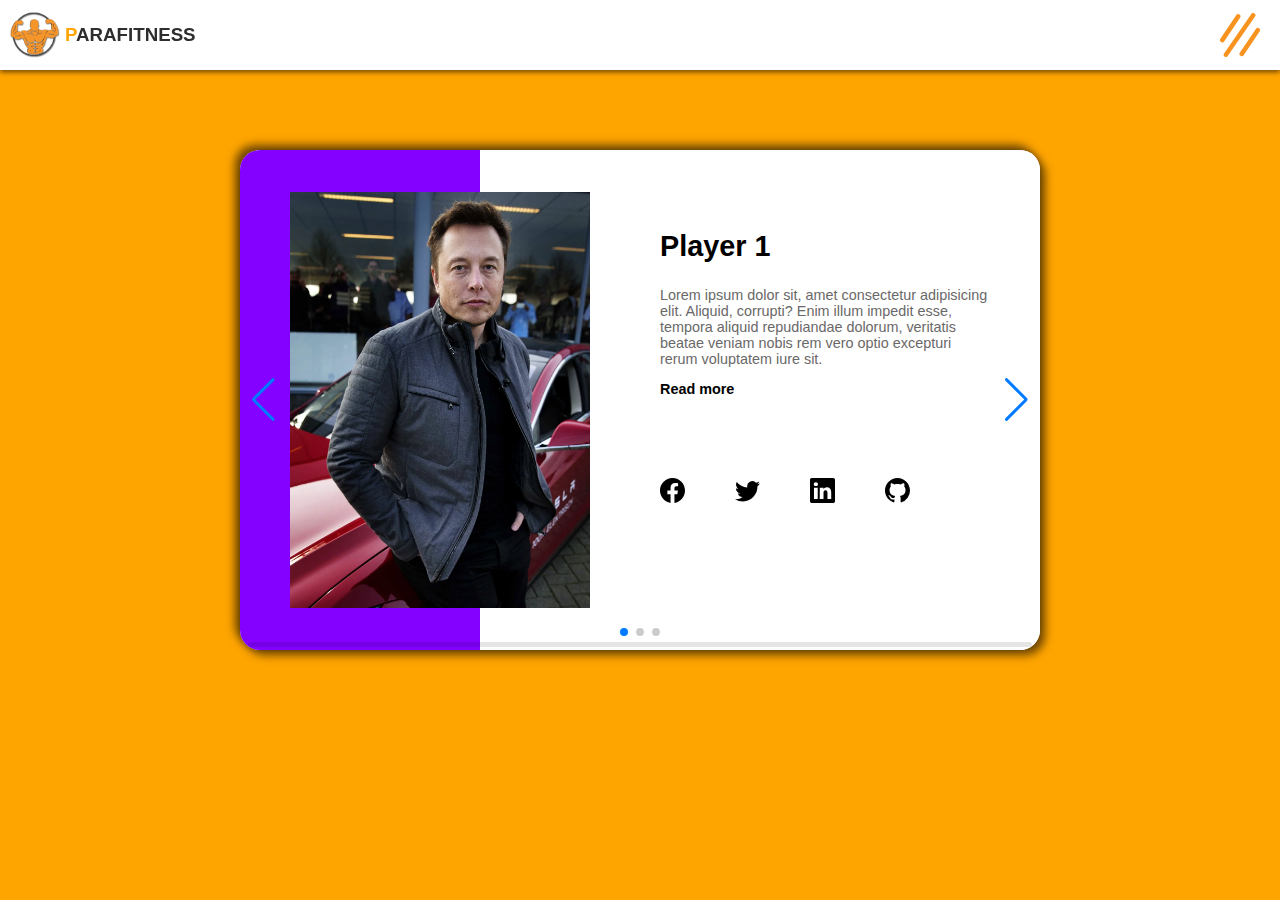
<file: contant_us.html>
<!DOCTYPE html>
<html lang="en">
<head>
    <meta charset="UTF-8">
    <meta http-equiv="X-UA-Compatible" content="IE=edge">
    <meta name="viewport" content="width=device-width, initial-scale=1.0">
    <link rel="shortcut icon" href="./logo.svg" type="image/x-icon">
    <link rel="stylesheet" href="./contact.css">
    <link
    rel="stylesheet"
    href="https://unpkg.com/swiper@8/swiper-bundle.min.css"/>
  
  <script src="https://unpkg.com/swiper@8/swiper-bundle.min.js"></script>
    <title>contact us</title>
</head>
<body>
    
    <header class="header">
        <div class="first_nav">
            <img src="./logo.svg" class="logo">
            <h1 class="heading">ParaFitness</h1>
        </div>
        <div class="second_nav">
            <ul>
                <li> <a href="./index.html" class="nav">Home</a></li>
                <li><a href="./index.html" class="nav">Services</a></li>
                <li><a href="./index.html" class="nav">Product</a></li>
                <li><a href="./index.html" class="nav">about us</a></li>
                <li> <a href="#" class="nav"id="active">content us </a></li>
                <li><a href="#" class="nav" >Join now</a></li>
            </ul>
        </div>
       
        <input type="checkbox" id="checkbox">
        <label for="checkbox" class="label_check">
            <img src="./hum.svg" class="hamburger">
        </label>
    </header>

    <div class="main">
    <div class="swiper">
        <!-- Additional required wrapper -->
        <div class="swiper-wrapper">
          <!-- Slides -->
          <div class="swiper-slide">
              <div class="first">
         <img src="./pro.webp" class="img">
        </div>
        <div class="second">
            <h2>Player 1</h2>
            <p>Lorem ipsum dolor sit, amet consectetur adipisicing elit. Aliquid, corrupti? Enim illum impedit esse, tempora aliquid repudiandae dolorum, veritatis beatae veniam nobis rem vero optio excepturi rerum voluptatem iure sit.</p>
            <span>Read more</span>
            <div class="link">
                <svg xmlns="http://www.w3.org/2000/svg" width="16" height="16" fill="currentColor" class="bi bi-facebook" viewBox="0 0 16 16">
                    <path d="M16 8.049c0-4.446-3.582-8.05-8-8.05C3.58 0-.002 3.603-.002 8.05c0 4.017 2.926 7.347 6.75 7.951v-5.625h-2.03V8.05H6.75V6.275c0-2.017 1.195-3.131 3.022-3.131.876 0 1.791.157 1.791.157v1.98h-1.009c-.993 0-1.303.621-1.303 1.258v1.51h2.218l-.354 2.326H9.25V16c3.824-.604 6.75-3.934 6.75-7.951z"/>
                  </svg>
                  <svg xmlns="http://www.w3.org/2000/svg" width="16" height="16" fill="currentColor" class="bi bi-twitter" viewBox="0 0 16 16">
                    <path d="M5.026 15c6.038 0 9.341-5.003 9.341-9.334 0-.14 0-.282-.006-.422A6.685 6.685 0 0 0 16 3.542a6.658 6.658 0 0 1-1.889.518 3.301 3.301 0 0 0 1.447-1.817 6.533 6.533 0 0 1-2.087.793A3.286 3.286 0 0 0 7.875 6.03a9.325 9.325 0 0 1-6.767-3.429 3.289 3.289 0 0 0 1.018 4.382A3.323 3.323 0 0 1 .64 6.575v.045a3.288 3.288 0 0 0 2.632 3.218 3.203 3.203 0 0 1-.865.115 3.23 3.23 0 0 1-.614-.057 3.283 3.283 0 0 0 3.067 2.277A6.588 6.588 0 0 1 .78 13.58a6.32 6.32 0 0 1-.78-.045A9.344 9.344 0 0 0 5.026 15z"/>
                  </svg>
                  <svg xmlns="http://www.w3.org/2000/svg" width="16" height="16" fill="currentColor" class="bi bi-linkedin" viewBox="0 0 16 16">
                    <path d="M0 1.146C0 .513.526 0 1.175 0h13.65C15.474 0 16 .513 16 1.146v13.708c0 .633-.526 1.146-1.175 1.146H1.175C.526 16 0 15.487 0 14.854V1.146zm4.943 12.248V6.169H2.542v7.225h2.401zm-1.2-8.212c.837 0 1.358-.554 1.358-1.248-.015-.709-.52-1.248-1.342-1.248-.822 0-1.359.54-1.359 1.248 0 .694.521 1.248 1.327 1.248h.016zm4.908 8.212V9.359c0-.216.016-.432.08-.586.173-.431.568-.878 1.232-.878.869 0 1.216.662 1.216 1.634v3.865h2.401V9.25c0-2.22-1.184-3.252-2.764-3.252-1.274 0-1.845.7-2.165 1.193v.025h-.016a5.54 5.54 0 0 1 .016-.025V6.169h-2.4c.03.678 0 7.225 0 7.225h2.4z"/>
                  </svg>
                  <svg xmlns="http://www.w3.org/2000/svg" width="16" height="16" fill="currentColor" class="bi bi-github" viewBox="0 0 16 16">
                    <path d="M8 0C3.58 0 0 3.58 0 8c0 3.54 2.29 6.53 5.47 7.59.4.07.55-.17.55-.38 0-.19-.01-.82-.01-1.49-2.01.37-2.53-.49-2.69-.94-.09-.23-.48-.94-.82-1.13-.28-.15-.68-.52-.01-.53.63-.01 1.08.58 1.23.82.72 1.21 1.87.87 2.33.66.07-.52.28-.87.51-1.07-1.78-.2-3.64-.89-3.64-3.95 0-.87.31-1.59.82-2.15-.08-.2-.36-1.02.08-2.12 0 0 .67-.21 2.2.82.64-.18 1.32-.27 2-.27.68 0 1.36.09 2 .27 1.53-1.04 2.2-.82 2.2-.82.44 1.1.16 1.92.08 2.12.51.56.82 1.27.82 2.15 0 3.07-1.87 3.75-3.65 3.95.29.25.54.73.54 1.48 0 1.07-.01 1.93-.01 2.2 0 .21.15.46.55.38A8.012 8.012 0 0 0 16 8c0-4.42-3.58-8-8-8z"/>
                  </svg>
            </div>

        </div>

          </div>
          <div class="swiper-slide">
            <div class="first">
              <img src="./pro.webp" class="img">
             </div>
             <div class="second">
                 <h2>Player 1</h2>
                 <p>Lorem ipsum dolor sit, amet consectetur adipisicing elit. Aliquid, corrupti? Enim illum impedit esse, tempora aliquid repudiandae dolorum, veritatis beatae veniam nobis rem vero optio excepturi rerum voluptatem iure sit.</p>
                 <span>Read more</span>
                 <div class="link">
                     <svg xmlns="http://www.w3.org/2000/svg" width="16" height="16" fill="currentColor" class="bi bi-facebook" viewBox="0 0 16 16">
                         <path d="M16 8.049c0-4.446-3.582-8.05-8-8.05C3.58 0-.002 3.603-.002 8.05c0 4.017 2.926 7.347 6.75 7.951v-5.625h-2.03V8.05H6.75V6.275c0-2.017 1.195-3.131 3.022-3.131.876 0 1.791.157 1.791.157v1.98h-1.009c-.993 0-1.303.621-1.303 1.258v1.51h2.218l-.354 2.326H9.25V16c3.824-.604 6.75-3.934 6.75-7.951z"/>
                       </svg>
                       <svg xmlns="http://www.w3.org/2000/svg" width="16" height="16" fill="currentColor" class="bi bi-twitter" viewBox="0 0 16 16">
                         <path d="M5.026 15c6.038 0 9.341-5.003 9.341-9.334 0-.14 0-.282-.006-.422A6.685 6.685 0 0 0 16 3.542a6.658 6.658 0 0 1-1.889.518 3.301 3.301 0 0 0 1.447-1.817 6.533 6.533 0 0 1-2.087.793A3.286 3.286 0 0 0 7.875 6.03a9.325 9.325 0 0 1-6.767-3.429 3.289 3.289 0 0 0 1.018 4.382A3.323 3.323 0 0 1 .64 6.575v.045a3.288 3.288 0 0 0 2.632 3.218 3.203 3.203 0 0 1-.865.115 3.23 3.23 0 0 1-.614-.057 3.283 3.283 0 0 0 3.067 2.277A6.588 6.588 0 0 1 .78 13.58a6.32 6.32 0 0 1-.78-.045A9.344 9.344 0 0 0 5.026 15z"/>
                       </svg>
                       <svg xmlns="http://www.w3.org/2000/svg" width="16" height="16" fill="currentColor" class="bi bi-linkedin" viewBox="0 0 16 16">
                         <path d="M0 1.146C0 .513.526 0 1.175 0h13.65C15.474 0 16 .513 16 1.146v13.708c0 .633-.526 1.146-1.175 1.146H1.175C.526 16 0 15.487 0 14.854V1.146zm4.943 12.248V6.169H2.542v7.225h2.401zm-1.2-8.212c.837 0 1.358-.554 1.358-1.248-.015-.709-.52-1.248-1.342-1.248-.822 0-1.359.54-1.359 1.248 0 .694.521 1.248 1.327 1.248h.016zm4.908 8.212V9.359c0-.216.016-.432.08-.586.173-.431.568-.878 1.232-.878.869 0 1.216.662 1.216 1.634v3.865h2.401V9.25c0-2.22-1.184-3.252-2.764-3.252-1.274 0-1.845.7-2.165 1.193v.025h-.016a5.54 5.54 0 0 1 .016-.025V6.169h-2.4c.03.678 0 7.225 0 7.225h2.4z"/>
                       </svg>
                       <svg xmlns="http://www.w3.org/2000/svg" width="16" height="16" fill="currentColor" class="bi bi-github" viewBox="0 0 16 16">
                         <path d="M8 0C3.58 0 0 3.58 0 8c0 3.54 2.29 6.53 5.47 7.59.4.07.55-.17.55-.38 0-.19-.01-.82-.01-1.49-2.01.37-2.53-.49-2.69-.94-.09-.23-.48-.94-.82-1.13-.28-.15-.68-.52-.01-.53.63-.01 1.08.58 1.23.82.72 1.21 1.87.87 2.33.66.07-.52.28-.87.51-1.07-1.78-.2-3.64-.89-3.64-3.95 0-.87.31-1.59.82-2.15-.08-.2-.36-1.02.08-2.12 0 0 .67-.21 2.2.82.64-.18 1.32-.27 2-.27.68 0 1.36.09 2 .27 1.53-1.04 2.2-.82 2.2-.82.44 1.1.16 1.92.08 2.12.51.56.82 1.27.82 2.15 0 3.07-1.87 3.75-3.65 3.95.29.25.54.73.54 1.48 0 1.07-.01 1.93-.01 2.2 0 .21.15.46.55.38A8.012 8.012 0 0 0 16 8c0-4.42-3.58-8-8-8z"/>
                       </svg>
                 </div>
     
             </div>
          </div>
          <div class="swiper-slide">
            <div class="first">
              <img src="./pro.webp" class="img">
             </div>
             <div class="second">
                 <h2>Player 1</h2>
                 <p>Lorem ipsum dolor sit, amet consectetur adipisicing elit. Aliquid, corrupti? Enim illum impedit esse, tempora aliquid repudiandae dolorum, veritatis beatae veniam nobis rem vero optio excepturi rerum voluptatem iure sit.</p>
                 <span>Read more</span>
                 <div class="link">
                     <svg xmlns="http://www.w3.org/2000/svg" width="16" height="16" fill="currentColor" class="bi bi-facebook" viewBox="0 0 16 16">
                         <path d="M16 8.049c0-4.446-3.582-8.05-8-8.05C3.58 0-.002 3.603-.002 8.05c0 4.017 2.926 7.347 6.75 7.951v-5.625h-2.03V8.05H6.75V6.275c0-2.017 1.195-3.131 3.022-3.131.876 0 1.791.157 1.791.157v1.98h-1.009c-.993 0-1.303.621-1.303 1.258v1.51h2.218l-.354 2.326H9.25V16c3.824-.604 6.75-3.934 6.75-7.951z"/>
                       </svg>
                       <svg xmlns="http://www.w3.org/2000/svg" width="16" height="16" fill="currentColor" class="bi bi-twitter" viewBox="0 0 16 16">
                         <path d="M5.026 15c6.038 0 9.341-5.003 9.341-9.334 0-.14 0-.282-.006-.422A6.685 6.685 0 0 0 16 3.542a6.658 6.658 0 0 1-1.889.518 3.301 3.301 0 0 0 1.447-1.817 6.533 6.533 0 0 1-2.087.793A3.286 3.286 0 0 0 7.875 6.03a9.325 9.325 0 0 1-6.767-3.429 3.289 3.289 0 0 0 1.018 4.382A3.323 3.323 0 0 1 .64 6.575v.045a3.288 3.288 0 0 0 2.632 3.218 3.203 3.203 0 0 1-.865.115 3.23 3.23 0 0 1-.614-.057 3.283 3.283 0 0 0 3.067 2.277A6.588 6.588 0 0 1 .78 13.58a6.32 6.32 0 0 1-.78-.045A9.344 9.344 0 0 0 5.026 15z"/>
                       </svg>
                       <svg xmlns="http://www.w3.org/2000/svg" width="16" height="16" fill="currentColor" class="bi bi-linkedin" viewBox="0 0 16 16">
                         <path d="M0 1.146C0 .513.526 0 1.175 0h13.65C15.474 0 16 .513 16 1.146v13.708c0 .633-.526 1.146-1.175 1.146H1.175C.526 16 0 15.487 0 14.854V1.146zm4.943 12.248V6.169H2.542v7.225h2.401zm-1.2-8.212c.837 0 1.358-.554 1.358-1.248-.015-.709-.52-1.248-1.342-1.248-.822 0-1.359.54-1.359 1.248 0 .694.521 1.248 1.327 1.248h.016zm4.908 8.212V9.359c0-.216.016-.432.08-.586.173-.431.568-.878 1.232-.878.869 0 1.216.662 1.216 1.634v3.865h2.401V9.25c0-2.22-1.184-3.252-2.764-3.252-1.274 0-1.845.7-2.165 1.193v.025h-.016a5.54 5.54 0 0 1 .016-.025V6.169h-2.4c.03.678 0 7.225 0 7.225h2.4z"/>
                       </svg>
                       <svg xmlns="http://www.w3.org/2000/svg" width="16" height="16" fill="currentColor" class="bi bi-github" viewBox="0 0 16 16">
                         <path d="M8 0C3.58 0 0 3.58 0 8c0 3.54 2.29 6.53 5.47 7.59.4.07.55-.17.55-.38 0-.19-.01-.82-.01-1.49-2.01.37-2.53-.49-2.69-.94-.09-.23-.48-.94-.82-1.13-.28-.15-.68-.52-.01-.53.63-.01 1.08.58 1.23.82.72 1.21 1.87.87 2.33.66.07-.52.28-.87.51-1.07-1.78-.2-3.64-.89-3.64-3.95 0-.87.31-1.59.82-2.15-.08-.2-.36-1.02.08-2.12 0 0 .67-.21 2.2.82.64-.18 1.32-.27 2-.27.68 0 1.36.09 2 .27 1.53-1.04 2.2-.82 2.2-.82.44 1.1.16 1.92.08 2.12.51.56.82 1.27.82 2.15 0 3.07-1.87 3.75-3.65 3.95.29.25.54.73.54 1.48 0 1.07-.01 1.93-.01 2.2 0 .21.15.46.55.38A8.012 8.012 0 0 0 16 8c0-4.42-3.58-8-8-8z"/>
                       </svg>
                 </div>
     
             </div>
          </div>
     
        </div>
        <!-- If we need pagination -->
        <div class="swiper-pagination"></div>
      
        <!-- If we need navigation buttons -->
        <div class="swiper-button-prev"></div>
        <div class="swiper-button-next"></div>
      
        <!-- If we need scrollbar -->
        <div class="swiper-scrollbar"></div>
      </div>
    </div>
</body>
<script>


let hamburger = document.querySelector("#checkbox");
let nav1 = document.querySelector(".second_nav");
let nav2 = document.querySelector(".third_nav");
hamburger.addEventListener("click", () => {
    nav1.classList.toggle("second_nav2");
    nav2.classList.toggle("third_nav2");
})
const swiper = new Swiper('.swiper', {
  // Optional parameters
//   direction: 'vertical',
  loop: true,
  effect:"Effect creative",
  // If we need pagination
  pagination: {
    el: '.swiper-pagination',
  },

  // Navigation arrows
  navigation: {
    nextEl: '.swiper-button-next',
    prevEl: '.swiper-button-prev',
  },

  // And if we need scrollbar
  scrollbar: {
    // el: '.swiper-scrollbar',
  },
});
</script>
</html>
</file>
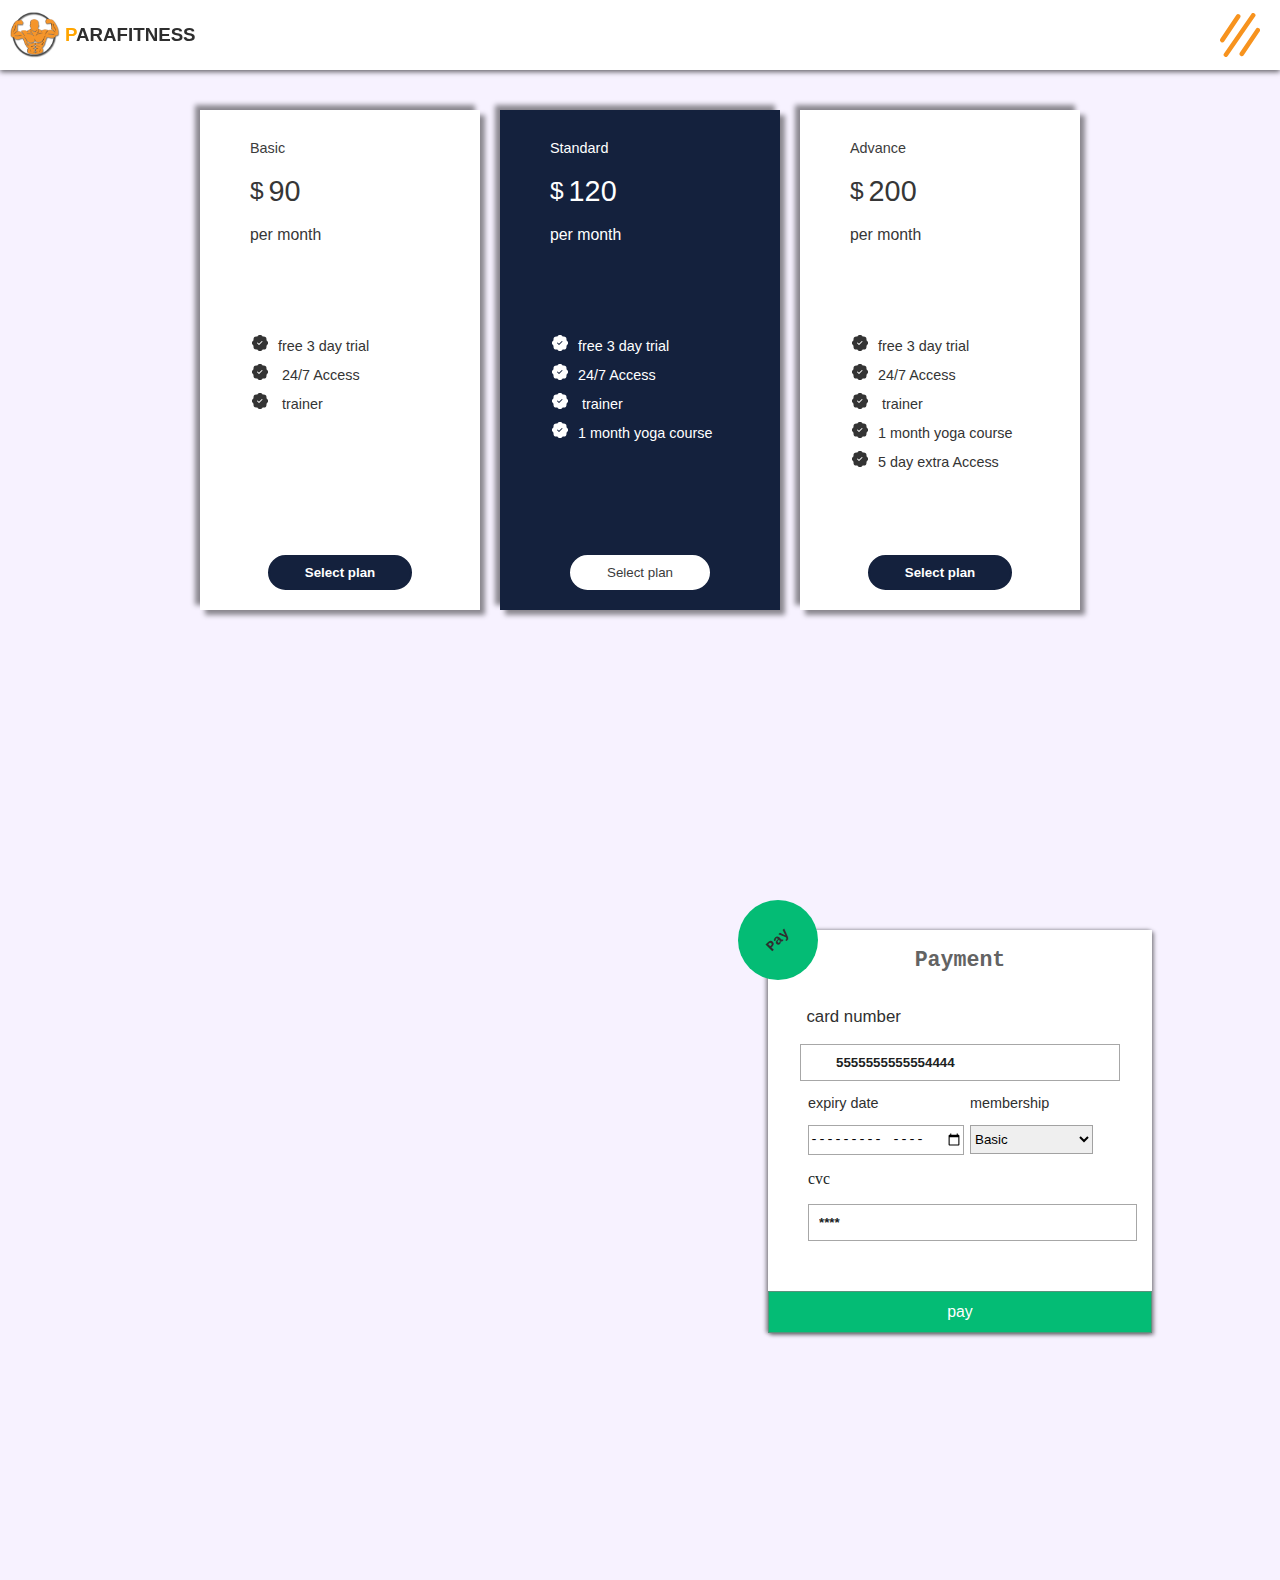
<file: join.html>
<!DOCTYPE html>
<html lang="en">

<head>
    <meta charset="UTF-8">
    <meta http-equiv="X-UA-Compatible" content="IE=edge">
    <meta name="viewport" content="width=device-width, initial-scale=1.0">
    <title>join now</title>
    <link rel="shortcut icon" href="./logo.svg" type="image/x-icon">
    <link rel="stylesheet" href="join_now.css">
</head>

<body>
    <header class="header">
        <div class="first_nav">
            <img src="./logo.svg" class="logo">
            <h1 class="heading">ParaFitness</h1>
        </div>
        <div class="second_nav">
            <ul>
                <li> <a href="./index.html" class="nav">Home</a></li>
                <li><a href="./index.html" class="nav">Services</a></li>
                <li><a href="./index.html" class="nav">Product</a></li>
                <li><a href="./index.html" class="nav">about us</a></li>
                <li> <a href="./index.html" class="nav">content us </a></li>
                <li><a href="#" class="nav" id="active">Join now</a></li>
            </ul>
        </div>
       
        <input type="checkbox" id="checkbox">
        <label for="checkbox" class="label_check">
            <img src="./hum.svg" class="hamburger">
        </label>
    </header>

    <section class="con">
        <div class="card" id="first">
            <div class="head_card">
                <h2 class="heading_card">Basic</h2>
                <div class="price">
                    <span>$</span> <span>90</span>
                </div>
                <div class="duration">per month</div>

            </div>
            <div class="main">
                <ul>
                    <li><svg xmlns="http://www.w3.org/2000/svg" width="16" height="16" fill="currentColor" class="bi bi-patch-check-fill" viewBox="0 0 16 16">
                        <path d="M10.067.87a2.89 2.89 0 0 0-4.134 0l-.622.638-.89-.011a2.89 2.89 0 0 0-2.924 2.924l.01.89-.636.622a2.89 2.89 0 0 0 0 4.134l.637.622-.011.89a2.89 2.89 0 0 0 2.924 2.924l.89-.01.622.636a2.89 2.89 0 0 0 4.134 0l.622-.637.89.011a2.89 2.89 0 0 0 2.924-2.924l-.01-.89.636-.622a2.89 2.89 0 0 0 0-4.134l-.637-.622.011-.89a2.89 2.89 0 0 0-2.924-2.924l-.89.01-.622-.636zm.287 5.984-3 3a.5.5 0 0 1-.708 0l-1.5-1.5a.5.5 0 1 1 .708-.708L7 8.793l2.646-2.647a.5.5 0 0 1 .708.708z"/>
                      </svg>free 3 day trial</li>
                    <li><svg xmlns="http://www.w3.org/2000/svg" width="16" height="16" fill="currentColor" class="bi bi-patch-check-fill" viewBox="0 0 16 16">
                        <path d="M10.067.87a2.89 2.89 0 0 0-4.134 0l-.622.638-.89-.011a2.89 2.89 0 0 0-2.924 2.924l.01.89-.636.622a2.89 2.89 0 0 0 0 4.134l.637.622-.011.89a2.89 2.89 0 0 0 2.924 2.924l.89-.01.622.636a2.89 2.89 0 0 0 4.134 0l.622-.637.89.011a2.89 2.89 0 0 0 2.924-2.924l-.01-.89.636-.622a2.89 2.89 0 0 0 0-4.134l-.637-.622.011-.89a2.89 2.89 0 0 0-2.924-2.924l-.89.01-.622-.636zm.287 5.984-3 3a.5.5 0 0 1-.708 0l-1.5-1.5a.5.5 0 1 1 .708-.708L7 8.793l2.646-2.647a.5.5 0 0 1 .708.708z"/>
                        
                       </svg>  
                       24/7 Access          
                    </li>
                    <li><svg xmlns="http://www.w3.org/2000/svg" width="16" height="16" fill="currentColor" class="bi bi-patch-check-fill" viewBox="0 0 16 16">
                        <path d="M10.067.87a2.89 2.89 0 0 0-4.134 0l-.622.638-.89-.011a2.89 2.89 0 0 0-2.924 2.924l.01.89-.636.622a2.89 2.89 0 0 0 0 4.134l.637.622-.011.89a2.89 2.89 0 0 0 2.924 2.924l.89-.01.622.636a2.89 2.89 0 0 0 4.134 0l.622-.637.89.011a2.89 2.89 0 0 0 2.924-2.924l-.01-.89.636-.622a2.89 2.89 0 0 0 0-4.134l-.637-.622.011-.89a2.89 2.89 0 0 0-2.924-2.924l-.89.01-.622-.636zm.287 5.984-3 3a.5.5 0 0 1-.708 0l-1.5-1.5a.5.5 0 1 1 .708-.708L7 8.793l2.646-2.647a.5.5 0 0 1 .708.708z"/>
                      </svg> trainer</li>
                   
                </ul>
            </div>
            <div class="last_foot">
            <button class="last">Select plan</button>
            </div>
        </div>
        <div class="card" id="second">
            <div class="head_card">
                <h2 class="heading_card">Standard</h2>
                <div class="price">
                    <span>$</span>  <span>120</span>
                 
                </div>
                <div class="duration">per month</div>
            </div>
            <div class="main">
                <ul>
                    <li><svg xmlns="http://www.w3.org/2000/svg" width="16" height="16" fill="currentColor" class="bi bi-patch-check-fill" viewBox="0 0 16 16">
                        <path d="M10.067.87a2.89 2.89 0 0 0-4.134 0l-.622.638-.89-.011a2.89 2.89 0 0 0-2.924 2.924l.01.89-.636.622a2.89 2.89 0 0 0 0 4.134l.637.622-.011.89a2.89 2.89 0 0 0 2.924 2.924l.89-.01.622.636a2.89 2.89 0 0 0 4.134 0l.622-.637.89.011a2.89 2.89 0 0 0 2.924-2.924l-.01-.89.636-.622a2.89 2.89 0 0 0 0-4.134l-.637-.622.011-.89a2.89 2.89 0 0 0-2.924-2.924l-.89.01-.622-.636zm.287 5.984-3 3a.5.5 0 0 1-.708 0l-1.5-1.5a.5.5 0 1 1 .708-.708L7 8.793l2.646-2.647a.5.5 0 0 1 .708.708z"/>
                      </svg>free 3 day trial</li>
                    <li><svg xmlns="http://www.w3.org/2000/svg" width="16" height="16" fill="currentColor" class="bi bi-patch-check-fill" viewBox="0 0 16 16">
                        <path d="M10.067.87a2.89 2.89 0 0 0-4.134 0l-.622.638-.89-.011a2.89 2.89 0 0 0-2.924 2.924l.01.89-.636.622a2.89 2.89 0 0 0 0 4.134l.637.622-.011.89a2.89 2.89 0 0 0 2.924 2.924l.89-.01.622.636a2.89 2.89 0 0 0 4.134 0l.622-.637.89.011a2.89 2.89 0 0 0 2.924-2.924l-.01-.89.636-.622a2.89 2.89 0 0 0 0-4.134l-.637-.622.011-.89a2.89 2.89 0 0 0-2.924-2.924l-.89.01-.622-.636zm.287 5.984-3 3a.5.5 0 0 1-.708 0l-1.5-1.5a.5.5 0 1 1 .708-.708L7 8.793l2.646-2.647a.5.5 0 0 1 .708.708z"/>
                      </svg>24/7 Access</li>
                    <li><svg xmlns="http://www.w3.org/2000/svg" width="16" height="16" fill="currentColor" class="bi bi-patch-check-fill" viewBox="0 0 16 16">
                        <path d="M10.067.87a2.89 2.89 0 0 0-4.134 0l-.622.638-.89-.011a2.89 2.89 0 0 0-2.924 2.924l.01.89-.636.622a2.89 2.89 0 0 0 0 4.134l.637.622-.011.89a2.89 2.89 0 0 0 2.924 2.924l.89-.01.622.636a2.89 2.89 0 0 0 4.134 0l.622-.637.89.011a2.89 2.89 0 0 0 2.924-2.924l-.01-.89.636-.622a2.89 2.89 0 0 0 0-4.134l-.637-.622.011-.89a2.89 2.89 0 0 0-2.924-2.924l-.89.01-.622-.636zm.287 5.984-3 3a.5.5 0 0 1-.708 0l-1.5-1.5a.5.5 0 1 1 .708-.708L7 8.793l2.646-2.647a.5.5 0 0 1 .708.708z"/>
                      </svg> trainer</li>
                     <li><svg xmlns="http://www.w3.org/2000/svg" width="16" height="16" fill="currentColor" class="bi bi-patch-check-fill" viewBox="0 0 16 16">
                        <path d="M10.067.87a2.89 2.89 0 0 0-4.134 0l-.622.638-.89-.011a2.89 2.89 0 0 0-2.924 2.924l.01.89-.636.622a2.89 2.89 0 0 0 0 4.134l.637.622-.011.89a2.89 2.89 0 0 0 2.924 2.924l.89-.01.622.636a2.89 2.89 0 0 0 4.134 0l.622-.637.89.011a2.89 2.89 0 0 0 2.924-2.924l-.01-.89.636-.622a2.89 2.89 0 0 0 0-4.134l-.637-.622.011-.89a2.89 2.89 0 0 0-2.924-2.924l-.89.01-.622-.636zm.287 5.984-3 3a.5.5 0 0 1-.708 0l-1.5-1.5a.5.5 0 1 1 .708-.708L7 8.793l2.646-2.647a.5.5 0 0 1 .708.708z"/>
                      </svg>1 month yoga course</li>
                  
                </ul>
            </div>
            <div class="last_foot">
            <button class="last">Select plan</button>
        </div>
        </div>
        <div class="card" id="third">
            <div class="head_card">
                <h2 class="heading_card">Advance</h2>
                <div class="price">
              <span>$</span>  <span>200</span>
                </div>
                <div class="duration">per month</div>
            </div>
        


            <div class="main">
                <ul>
                     
                    <li><svg xmlns="http://www.w3.org/2000/svg" width="16" height="16" fill="currentColor" class="bi bi-patch-check-fill" viewBox="0 0 16 16">
                        <path d="M10.067.87a2.89 2.89 0 0 0-4.134 0l-.622.638-.89-.011a2.89 2.89 0 0 0-2.924 2.924l.01.89-.636.622a2.89 2.89 0 0 0 0 4.134l.637.622-.011.89a2.89 2.89 0 0 0 2.924 2.924l.89-.01.622.636a2.89 2.89 0 0 0 4.134 0l.622-.637.89.011a2.89 2.89 0 0 0 2.924-2.924l-.01-.89.636-.622a2.89 2.89 0 0 0 0-4.134l-.637-.622.011-.89a2.89 2.89 0 0 0-2.924-2.924l-.89.01-.622-.636zm.287 5.984-3 3a.5.5 0 0 1-.708 0l-1.5-1.5a.5.5 0 1 1 .708-.708L7 8.793l2.646-2.647a.5.5 0 0 1 .708.708z"/>
                      </svg>free 3 day trial</li>
                    <li><svg xmlns="http://www.w3.org/2000/svg" width="16" height="16" fill="currentColor" class="bi bi-patch-check-fill" viewBox="0 0 16 16">
                        <path d="M10.067.87a2.89 2.89 0 0 0-4.134 0l-.622.638-.89-.011a2.89 2.89 0 0 0-2.924 2.924l.01.89-.636.622a2.89 2.89 0 0 0 0 4.134l.637.622-.011.89a2.89 2.89 0 0 0 2.924 2.924l.89-.01.622.636a2.89 2.89 0 0 0 4.134 0l.622-.637.89.011a2.89 2.89 0 0 0 2.924-2.924l-.01-.89.636-.622a2.89 2.89 0 0 0 0-4.134l-.637-.622.011-.89a2.89 2.89 0 0 0-2.924-2.924l-.89.01-.622-.636zm.287 5.984-3 3a.5.5 0 0 1-.708 0l-1.5-1.5a.5.5 0 1 1 .708-.708L7 8.793l2.646-2.647a.5.5 0 0 1 .708.708z"/>
                      </svg>24/7 Access</li>
                    <li><svg xmlns="http://www.w3.org/2000/svg" width="16" height="16" fill="currentColor" class="bi bi-patch-check-fill" viewBox="0 0 16 16">
                        <path d="M10.067.87a2.89 2.89 0 0 0-4.134 0l-.622.638-.89-.011a2.89 2.89 0 0 0-2.924 2.924l.01.89-.636.622a2.89 2.89 0 0 0 0 4.134l.637.622-.011.89a2.89 2.89 0 0 0 2.924 2.924l.89-.01.622.636a2.89 2.89 0 0 0 4.134 0l.622-.637.89.011a2.89 2.89 0 0 0 2.924-2.924l-.01-.89.636-.622a2.89 2.89 0 0 0 0-4.134l-.637-.622.011-.89a2.89 2.89 0 0 0-2.924-2.924l-.89.01-.622-.636zm.287 5.984-3 3a.5.5 0 0 1-.708 0l-1.5-1.5a.5.5 0 1 1 .708-.708L7 8.793l2.646-2.647a.5.5 0 0 1 .708.708z"/>
                      </svg> trainer</li>
                    <li><svg xmlns="http://www.w3.org/2000/svg" width="16" height="16" fill="currentColor" class="bi bi-patch-check-fill" viewBox="0 0 16 16">
                        <path d="M10.067.87a2.89 2.89 0 0 0-4.134 0l-.622.638-.89-.011a2.89 2.89 0 0 0-2.924 2.924l.01.89-.636.622a2.89 2.89 0 0 0 0 4.134l.637.622-.011.89a2.89 2.89 0 0 0 2.924 2.924l.89-.01.622.636a2.89 2.89 0 0 0 4.134 0l.622-.637.89.011a2.89 2.89 0 0 0 2.924-2.924l-.01-.89.636-.622a2.89 2.89 0 0 0 0-4.134l-.637-.622.011-.89a2.89 2.89 0 0 0-2.924-2.924l-.89.01-.622-.636zm.287 5.984-3 3a.5.5 0 0 1-.708 0l-1.5-1.5a.5.5 0 1 1 .708-.708L7 8.793l2.646-2.647a.5.5 0 0 1 .708.708z"/>
                      </svg>1 month yoga course</li>
                      <li><svg xmlns="http://www.w3.org/2000/svg" width="16" height="16" fill="currentColor" class="bi bi-patch-check-fill" viewBox="0 0 16 16">
                        <path d="M10.067.87a2.89 2.89 0 0 0-4.134 0l-.622.638-.89-.011a2.89 2.89 0 0 0-2.924 2.924l.01.89-.636.622a2.89 2.89 0 0 0 0 4.134l.637.622-.011.89a2.89 2.89 0 0 0 2.924 2.924l.89-.01.622.636a2.89 2.89 0 0 0 4.134 0l.622-.637.89.011a2.89 2.89 0 0 0 2.924-2.924l-.01-.89.636-.622a2.89 2.89 0 0 0 0-4.134l-.637-.622.011-.89a2.89 2.89 0 0 0-2.924-2.924l-.89.01-.622-.636zm.287 5.984-3 3a.5.5 0 0 1-.708 0l-1.5-1.5a.5.5 0 1 1 .708-.708L7 8.793l2.646-2.647a.5.5 0 0 1 .708.708z"/>
                      </svg>5 day extra Access</li>
                </ul>
            </div>
            <div class="last_foot">
            <button class="last">Select plan</button>
        </div>
        </div>

    </section>
    <div class="foot">
        <iframe  id="map" src="https://www.google.com/maps/embed?pb=!1m18!1m12!1m3!1d7937.112672424101!2d75.7038280445814!3d31.252771909767773!2m3!1f0!2f0!3f0!3m2!1i1024!2i768!4f13.1!3m3!1m2!1s0x391a5f6661247f15%3A0x8b4e59ecdcb06b1a!2sBlock%2034%2C%20School%20of%20Computer%20Science%20%26%20Information%20Technology%2C%20LPU!5e1!3m2!1sen!2sin!4v1649855000682!5m2!1sen!2sin" width="600" height="450" style="border:0;" allowfullscreen="" loading="lazy"referrerpolicy="no-referrer-when-downgrade" ></iframe>
       <!-- <form > -->
           <div class="form">
           <h2>Payment</h2>
           <div class="one">
               <h3>card number</h3>
               <input type="number" name="cardnum" id="cardnum" placeholder="	5555555555554444">
           </div>
           <div class="two">
               
               <div class="two_iner">
                <h3>expiry date</h3>
                   <input type="month" name="date" id="date">
               </div>
               <div class="two_second_iner">
                   <h3>membership</h3>
                  <select name="card_member" id="card_mamber" >
                      <option value="basic">Basic</option>
                      <option value="Standard">Standard</option>
                      <option value="Advance">Advance</option>
                  </select>
               </div>
           </div>
           <div class="third">
               <h3>cvc</h3>
               <input type="tel" name="cvc" id="cvc" maxlength="4" placeholder="****">
           </div>
           <input type="submit" value="pay" id="pay">
       <!-- </form> -->
    </div>
        </div>
        <div class="modal1">
            <div class="iner_con1">
                <svg xmlns="http://www.w3.org/2000/svg" width="16" height="16" fill="currentColor" class="bi bi-check-circle-fill" viewBox="0 0 16 16">
                    <path d="M16 8A8 8 0 1 1 0 8a8 8 0 0 1 16 0zm-3.97-3.03a.75.75 0 0 0-1.08.022L7.477 9.417 5.384 7.323a.75.75 0 0 0-1.06 1.06L6.97 11.03a.75.75 0 0 0 1.079-.02l3.992-4.99a.75.75 0 0 0-.01-1.05z"/>
                  </svg>
            <h1>your payment is successfully done.</h1>
            <p>thank you for your payment.</p>
            <button id="modal_click">Click me</button>
            </div>
        </div>
</body>
<script>
    
let paybtn=document.getElementById('pay')
let modal=document.querySelector('.modal1')
let click_modal=document.getElementById("modal_click")

paybtn.addEventListener("click",function()
{
    modal.classList.toggle("modal2")
})
click_modal.addEventListener("click",function()
{
    modal.classList.remove("modal2")
})
let hamburger = document.querySelector("#checkbox");
let nav1 = document.querySelector(".second_nav");
hamburger.addEventListener("click", () => {
    nav1.classList.toggle("second_nav2");

})
</script>
</html>
</file>
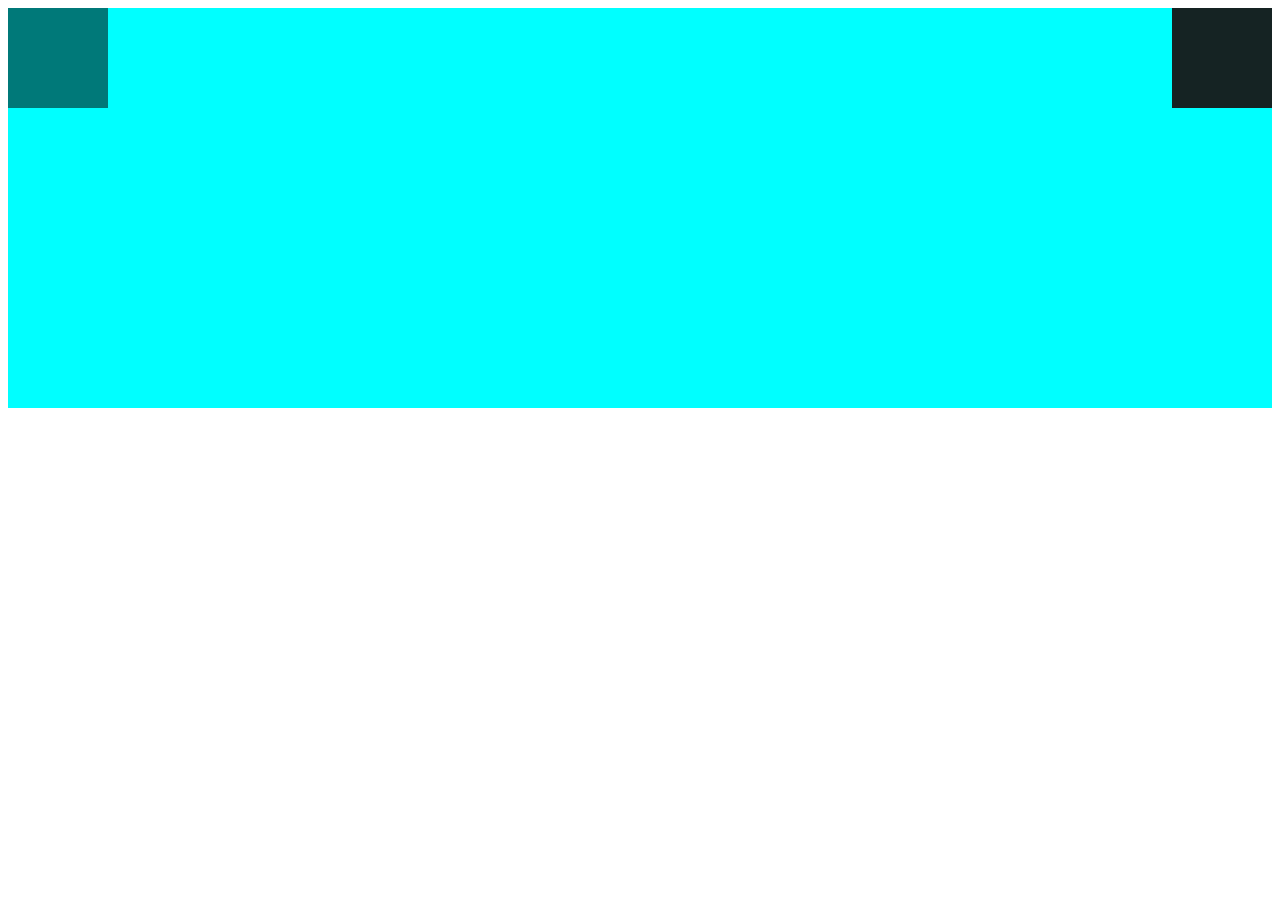
<file: temp.html>
<!-- <!DOCTYPE html>
<html lang="en">
<head>
    <meta charset="UTF-8">
    <meta http-equiv="X-UA-Compatible" content="IE=edge">
    <meta name="viewport" content="width=, initial-scale=1.0">
    <title>Document</title>
    <style>
        .temp
        {
            display: flex;
            flex-direction: column;
        }
        .rect
        {
            position: relative;
            display: flex;
            justify-content: center;
            align-items: center;
            font-size: 1.5rem;
            color: white;
            font-weight: bold;
            font-family: Arial, Helvetica, sans-serif;
            background-color: red;
            height: 40px;
            width: 100px;
            padding-left: 30px;
        }
        .rect::after
        {
            position: absolute;
            top: 0;
            right: -40px;
            content: "";
           width: 50px;
           height: 40px;
           background-color: red;
           transform: skew(-20deg);
        }
    </style>
</head>
<body>
    <div class="nav">
        
        <span>fanf</span>
        <span>fanf</span>
        <span>fanf</span>   <span>fanf</span>
    </div>
    <input type="checkbox" class="check">
    <div class="rect">
        <p>helo</p>
    </div>
    </body>
 <script>
   let  check=document.querySelector(".check");
   let  nav=document.querySelector(".nav");
   check.addEventListener("click",()=>
   {
       check.classList.toggle("checked");
       nav.classList.toggle("temp");
   })
 </script>
</html> -->

<!DOCTYPE html>
<html lang="en">
<head>
    <meta charset="UTF-8">
    <meta http-equiv="X-UA-Compatible" content="IE=edge">
    <meta name="viewport" content="width=device-width, initial-scale=1.0">
    <title>Document</title>
    <style>
      .box
      {
          display: flex;
          /* justify-content: center; */
          /* align-items: center; */
          width: 100%;
          height: 400px;
          background-color: aqua;
          justify-content: space-between;
      }
      .f
      {
         
          width: 100px;
          height: 100px;
          background-color: rgb(0, 121, 121);
      }
      .s
      {
      
          width: 100px;
          height: 100px;
          background-color: rgb(21, 35, 35);
      }
    </style>
</head>
<body>

   <div class="box">
 <div class="f"></div>
 <div class="s"></div>
   </div>
</body>
</html>
</file>
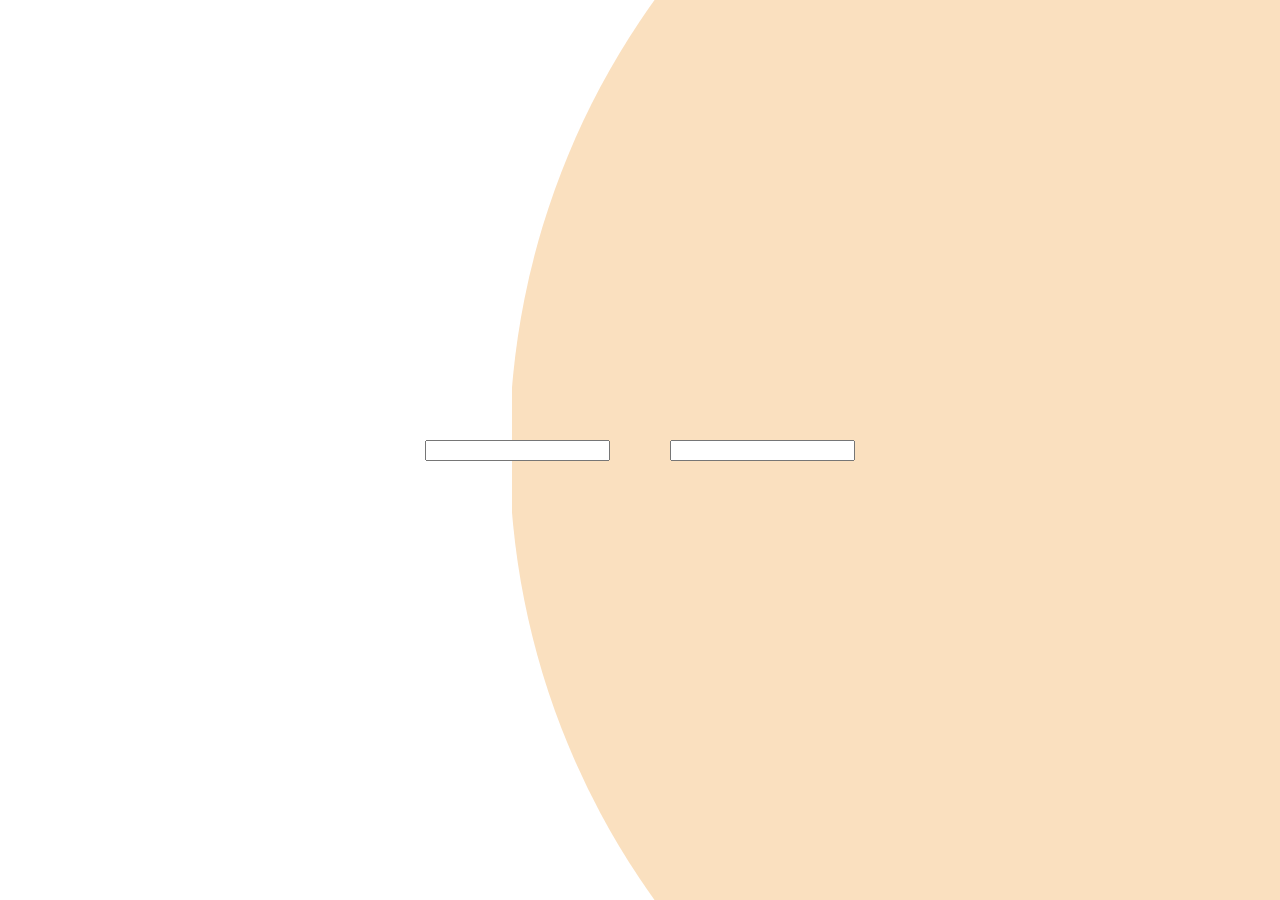
<file: tt.html>
<!DOCTYPE html>
<html lang="en">
<head>
    <meta charset="UTF-8">
    <meta http-equiv="X-UA-Compatible" content="IE=edge">
    <meta name="viewport" content="width=device-width, initial-scale=1.0">
    <title>Document</title>
    <style>
        body
        {
            margin: 0;
            padding: 0;

        }
        .man{
            position: fixed;
            top: 0;
            bottom: 0;
            left: 0;
            right: 0;
            width: 100vw;
            height: 100vh;
            display: flex;
           z-index: -100;
            overflow: hidden;
            justify-content: flex-end;
        }
        .mp

        {
            width: 60%;
            height: 100%;
            background-color: rgb(250, 224, 191);
            clip-path: circle(92.1% at 100% 50%);

        }
        .in{
            width: 100vw;
            height: 100vh;
            display: flex;
            justify-content: center;
            align-items: center;
        }
        #feet
        {
            margin: 30px;
        }
        #inches
        {
            margin: 30px;
        }
    </style>
</head>
<body>
    <div class="man">
        <div class="mp"></div>
    </div>
     
    <div class="in">

       <input type="number" name="feet" id="feet" >

       <input type="number" name="inches" id="inches">
    </div>
</body>
<script>
    let feet =document.getElementById("feet")
    let inches =document.getElementById("inches")
    feet.addEventListener('input',function()
    {
        let f=feet.value
        inches.value=f*12
    })
    inches.addEventListener('input',function()
    {
        let f=inches.value
        feet.value=f/12
    })
</script>
</html>
</file>
<file: contact.css>
body
{
    /* background:linear-gradient(120deg ,rgb(255, 255, 222),rgb(224, 245, 242)); */
    /* background-color: beige; */
    /* background: linear-gradient(beige,blue); */
    /* background: linear-gradient(120deg, beige ,rgb(249, 249, 244) 30%,rgb(250, 250, 234) 70%); */
    background-color: orange;
    width: 100%;
    height: 100vh;
    margin: 0;
    padding: 0;
    
 
}
.header {

    bottom: 0;
    display: flex;
    justify-content: space-between;
    align-items: center;
    width: 100%;
    height: 80px;
    z-index: 1561;
    font-size: .5rem;
    background-color: rgb(255, 255, 255);
    /* background-color: rgb(207, 207, 207); */
    box-shadow: 0px 2px 5px rgba(0, 0, 0, 0.584);


}

.second_nav ul li a:hover {
    color: blueviolet;
}

.third_nav ul li a:hover {
    color: blueviolet;
}

.first_nav {

    display: flex;
    justify-content: center;
    align-items: center;
}

.logo {
    margin-left: 100px;
    width: 50px;
}

.heading {
    display: inline-block;
    font-size: 1.3rem;
    margin-left: 2rem;
    color: rgb(46, 46, 46);
    font-weight: bold;
    /* font-family:  'Fjalla One'; */
    text-transform: uppercase;
    font-family: 'Franklin Gothic Medium', 'Arial Narrow', Arial, sans-serif;

}

.heading::first-letter {
    color: orange;
}


.second_nav ul {
    /* margin-left: 10vw; */
    display: flex;
}

.second_nav ul li {
    list-style: none;
}

.second_nav ul li a {
    text-decoration: none;
    margin-left: 60px;
    font-family: 'Franklin Gothic Medium', 'Arial Narrow', Arial, sans-serif;
    color: rgb(0, 0, 0);
    font-weight: bold;
    font-size: 1rem;

    padding: 5px 10px;
    text-transform: uppercase;

}


.third_nav ul {

    /* margin-left: 10vw; */
    display: flex;

}

.third_nav ul li {
    list-style: none;
}

.third_nav ul li a {
    text-decoration: none;
    margin-right: 50px;
    font-family: 'Fjalla One';
    color: rgb(0, 0, 0);
    font-weight: bold;
    font-size: 1rem;
    padding: 5px 10px;
    text-transform: uppercase;
    font-family: 'Franklin Gothic Medium', 'Arial Narrow', Arial, sans-serif;
}


.third_nav ul li :last-child {
    margin-right: 90px;
}

.hamburger {
    display: none;
    cursor: pointer;
    width: 40px;
}

.label_check {
    display: flex;
    align-items: center;
}

#checkbox {

    display: none;
}

#active{
    color: rebeccapurple;
}


.swiper {
    margin-top: 50px;
    width: 800px;
    height: 500px;
    /* border:2px solid red; */
    background-color: white;
    box-shadow:  5px 5px 10px rgba(0, 0, 0, 0.588),  -5px -5px  10px rgba(0, 0, 0, 0.588);
    transition: all .5s;
    border-radius: 20px;
  }

  .swiper-slide
  {
      background: linear-gradient(90deg ,rgb(132, 0, 255) 30%,white 30%);
      display: flex;
      justify-content: center;
      align-items: center;
   }
   .first
   {
       display: flex;
       justify-content: center;
       align-items: center;
       width: 300px;
       height: 400px;
       /* border:2px solid red; */
   }
   .second{
     
       
     
        width: 50%;
      height: 100%;
      /* border: 2px solid red; */
   }
   .img
   {
       width: 300px;
   }
   .second :nth-child(1)
   {
        font-family: Arial, Helvetica, sans-serif;
        font-weight: bold;
        font-size: 2rem;
        margin-top: 80px;
        margin-left: 70px;

   }
   .second :nth-child(2)
   {
        font-family: Arial, Helvetica, sans-serif;
        font-weight:500;
        font-size: 1rem;
        margin-left: 70px;
        color: rgb(106, 104, 104);

   }
   .second :nth-child(3)
   {
       margin-top: 10px;
       font-family: Arial, Helvetica, sans-serif;
       font-weight: bold;
       color: black;
       margin-left: 70px;
   }
   .link
{
     margin-top: 80px;
     width: 250px;
     height: 80px;
     margin-left: 70px;
     display: flex;
     justify-content: space-between;
     /* background-color: aqua; */

    
    
}
.bi
{
    width: 25px;
    height: 25px;
}
svg
{
    padding: 0;
    margin: 0;
}
.link :nth-child(1)
{
    margin: 0;
    padding: 0;
}
.link :nth-child(2)
{
    margin: 0;
    padding: 0;
    color: black;
}
.link :nth-child(3)
{
    margin: 0;
    padding: 0;
}
.link :nth-child(4)
{

    margin: 0;
    padding: 0;
}
.link :nth-child(1):hover
{
    color: #4267B2;
}
.link :nth-child(2):hover
{
    color: #0e76a8;
}
.link :nth-child(3):hover
{
    color: #0e76a8;
}



@media screen and (max-width:1500px){
    html
    {
        font-size: 90%;
       
    }
    .header {

        position: fixed;
        top: 0;
        left: 0;
        right: 0;
        bottom: 0;
        display: flex;
        z-index: 5;
        width: 100vw;
        height: 70px;
        color: black;
        /* background-color: aliceblue; */
    }

    .first_nav {
        margin-left: 5px;
    }

    .logo {
        margin-left: 5px;
    }

    .heading {
        margin-left: 5px;
    }

    .second_nav {
        opacity: 0;
        visibility: hidden;
    }

    .second_nav ul {
        background-color: #ffffff;
        position: absolute;

        top: 70px;
        width: 100%;
        left: 0;
        padding: 0;
        /* margin-left: 10vw; */
        display: flex;
        justify-content: center;
        align-items: center;
        flex-direction: column;

    }

    .second_nav ul li {
        list-style: none;
        /* background-color: aquamarine; */
        text-align: center;
        width: 100%;
        margin: 10px;
        padding: 10px;
        color: #201f1f;
    }

    .third_nav {
        visibility: hidden;
        opacity: 0;
        width: 100%;
    }

    .third_nav ul {
        background-color: #ffffff;
        z-index: 2;
        position: absolute;
        top: 310px;

        width: 100%;
        left: 0px;
        /* margin-left: 10vw; */
        display: flex;
        justify-content: center;
        align-items: center;
        flex-direction: column;
        padding: 0;
    }

    .third_nav ul li {
        text-align: center;
        width: 100%;
        list-style: none;
        margin: 10px;
        height: 100%;
        padding: 10px;
        color: #201f1f;
        /* background-color: bisque;   */
    }


    .second_nav2 {
        z-index: 2;
        visibility: visible;
        opacity: 1;

    }


    .third_nav2 {
        z-index: 2;
        visibility: visible;
        opacity: 1;
    }

    .second_nav ul li a {
        text-decoration: none;
        margin: 0 0 0 0;

        font-family: 'Fjalla One';
        color: rgb(0, 0, 0);
        font-weight: bold;

        font-size: 1.5rem;
        /* background-color: aliceblue; */
        padding: 10px 30px;
        text-transform: uppercase;
        font-family: 'Franklin Gothic Medium', 'Arial Narrow', Arial, sans-serif;
    }


    .third_nav ul li a {
        margin: 20px;
        text-decoration: none;
        margin: 0px 0px 0px 0px;
        padding: 0;
        font-family: 'Fjalla One';
        color: rgb(0, 0, 0);
        font-weight: bold;

        font-size: 1.5rem;
        padding: 10px 30px;
        text-transform: uppercase;
        font-family: 'Franklin Gothic Medium', 'Arial Narrow', Arial, sans-serif;
    }

    /* .third_nav ul li a:hover
       {
        background: #ee0979; background: -webkit-linear-gradient(to right,#ff6a00,#ee0979);
        background: #ee0979; background: linear-gradient(to right,#ff6a00,#ee0979);
       } */
    .third_nav ul li :last-child {
        margin-right: 0px;
    }

    .hamburger {
        display: block;
        cursor: pointer;
        width: 40px;
        margin-right: 20px;
    }
    .main
    {
        padding-top: 100px;
    }
}


@media screen and (max-width:1000px) {
   html
   {
       font-size: 80%;
   }
    


   .swiper {
    margin-top: 50px;
    width: 600px;
    height: 450px;
    /* border:2px solid red; */
    background-color: white;
    box-shadow:  5px 5px 10px rgba(0, 0, 0, 0.588),  -5px -5px  10px rgba(0, 0, 0, 0.588);
    transition: all .5s;
    border-radius: 20px;
  }

  .first
  {
      display: flex;
      justify-content: center;
      align-items: center;
      width: 200px;
      height: 100px;
      /* border:2px solid red; */
  }
}
@media screen and (max-width:800px)
{
    .swiper-button-prev
    {
        display: none;
    }
    .swiper-button-next
    {
        display: none;
    }
    html{
   font-size:60%;
    }
    .swiper {
        margin-top: 50px;
        width: 300px;
        height: 320px;
        /* border:2px solid red; */
        background-color: white;
        box-shadow:  5px 5px 10px rgba(0, 0, 0, 0.588),  -5px -5px  10px rgba(0, 0, 0, 0.588);
        transition: all .5s;
        border-radius: 20px;
      }
    
      .first
      {
          display: flex;
          justify-content: center;
          align-items: center;
          width: 50%;
          height: 90px;
          overflow: hidden;
          /* border:2px solid red; */
      }
      .second{
     
       
     
         width: 50%;
         height: 100%;
      /* border: 2px solid red; */
   }
    .img
    {
       width: 70px;
    }
    .second :nth-child(1)
    {
         font-family: Arial, Helvetica, sans-serif;
         font-weight: bold;
         font-size: 2rem;
         margin-top: 10px;
         margin-left: 5px;
 
    }
    .second :nth-child(2)
    {
         font-family: Arial, Helvetica, sans-serif;
         font-weight:500;
         font-size: .6rem;
         margin-left: 5px;
         color: rgb(106, 104, 104);
         overflow: auto;
 
    }
    .second :nth-child(3)
    {
        margin-top: 10px;
        font-family: Arial, Helvetica, sans-serif;
        font-weight: bold;
        color: black;
        margin-left: 5px;
    }
    .link
    {
         margin-top: 20px;
         width: 100px;
         height: 50px;
         margin-left: 10px;
         display: flex;
         justify-content: space-between;
         align-items: center;
         /* background-color: aqua; */
    
        
        
    }
    .bi
    {
        width: 10px;
        height: 10px;
    }
    svg
{
    padding: 0;
    margin: 0;
}
.link :nth-child(1)
{
    margin: 0;
    padding: 0;
}
.link :nth-child(2)
{
    margin: 0;
    padding: 0;
    color: black;
}
.link :nth-child(3)
{
    margin: 0;
    padding: 0;
}
.link :nth-child(4)
{

    margin: 0;
    padding: 0;
}
}
@media screen and (max-width:300px)
{
    .swiper-button-prev
    {
     
        display: none;
    }
    .swiper-button-next
    {
        display: none;
    }
    .swiper {
        margin-top: 50px;
        width: 200px;
        height: 220px;
        /* border:2px solid red; */
        background-color: white;
        box-shadow:  5px 5px 10px rgba(0, 0, 0, 0.588),  -5px -5px  10px rgba(0, 0, 0, 0.588);
        transition: all .5s;
        border-radius: 20px;
      }
    
      .first
      {
          display: flex;
          justify-content: center;
          align-items: center;
          width: 50%;
          height: 90px;
          overflow: hidden;
          /* border:2px solid red; */
      }
      .second{
     
       
     padding-left: 0;
         width: 50%;
         height: 100%;
      /* border: 2px solid red; */
   }
    .img
    {
       width: 70px;
    }
    .second :nth-child(1)
    {
         font-family: Arial, Helvetica, sans-serif;
         font-weight: bold;
         font-size: 2rem;
         margin-top: 10px;
         margin-left: 5px;
 
    }
    .second :nth-child(2)
    {
         font-family: Arial, Helvetica, sans-serif;
         font-weight:500;
         font-size: .6rem;
         margin-left: 3px;
         color: rgb(106, 104, 104);
         overflow: auto;
 
    }
    .second :nth-child(3)
    {
        margin-top: 10px;
        font-family: Arial, Helvetica, sans-serif;
        font-weight: bold;
        color: black;
        margin-left: 5px;
    }
    .link
    {
         margin-top: 5px;
         width: 70px;
         height: 30px;
         margin-left: 5px;
         display: flex;
         justify-content: space-between;
         align-items: center;
         /* background-color: aqua; */
    
        
        
    }
    .bi
    {
        width: 10px;
        height: 10px;
    }
    
    svg
{
    padding: 0;
    margin: 0;
}
.link :nth-child(1)
{
    margin: 0;
    padding: 0;
}
.link :nth-child(2)
{
    margin: 0;
    padding: 0;
    color: black;
}
.link :nth-child(3)
{
    margin: 0;
    padding: 0;
}
.link :nth-child(4)
{

    margin: 0;
    padding: 0;
}
}
</file>
<file: join_now.css>
body
{
    /* background:linear-gradient(120deg ,rgb(255, 255, 222),rgb(224, 245, 242)); */
    /* background-color: beige; */
    /* background-color:azure; */
    background-color: rgb(247, 242, 255);
    /* background: linear-gradient(beige,blue); */
  
    width: 100%;
 
    margin: 0;
    padding: 0;
 
}
::-webkit-scrollbar {
    height: 7px;
    width: 10px;
}

::-webkit-scrollbar-thumb {
    background-color: #636363;
    border-radius: 20px;
}
.header {

    bottom: 0;
    display: flex;
    justify-content: space-between;
    align-items: center;
    width: 100%;
    height: 80px;
    z-index: 1561;
    font-size: .5rem;
    background-color: rgb(255, 255, 255);
    /* background-color: rgb(207, 207, 207); */
    box-shadow: 0px 2px 5px rgba(0, 0, 0, 0.584);


}

.second_nav ul li a:hover {
    color: blueviolet;
}

.third_nav ul li a:hover {
    color: blueviolet;
}

.first_nav {

    display: flex;
    justify-content: center;
    align-items: center;
}

.logo {
    margin-left: 100px;
    width: 50px;
}

.heading {
    display: inline-block;
    font-size: 1.3rem;
    margin-left: 2rem;
    color: rgb(46, 46, 46);
    font-weight: bold;
    /* font-family:  'Fjalla One'; */
    text-transform: uppercase;
    font-family: 'Franklin Gothic Medium', 'Arial Narrow', Arial, sans-serif;

}

.heading::first-letter {
    color: orange;
}


.second_nav ul {
    /* margin-left: 10vw; */
    display: flex;
}

.second_nav ul li {
    list-style: none;
}

.second_nav ul li a {
    text-decoration: none;
    margin-left: 60px;
    font-family: 'Franklin Gothic Medium', 'Arial Narrow', Arial, sans-serif;
    color: rgb(0, 0, 0);
    font-weight: bold;
    font-size: 1rem;

    padding: 5px 10px;
    text-transform: uppercase;

}


.third_nav ul {

    /* margin-left: 10vw; */
    display: flex;

}

.third_nav ul li {
    list-style: none;
}

.third_nav ul li a {
    text-decoration: none;
    margin-right: 50px;
    font-family: 'Fjalla One';
    color: rgb(0, 0, 0);
    font-weight: bold;
    font-size: 1rem;
    padding: 5px 10px;
    text-transform: uppercase;
    font-family: 'Franklin Gothic Medium', 'Arial Narrow', Arial, sans-serif;
}


.third_nav ul li :last-child {
    margin-right: 90px;
}

.hamburger {
    display: none;
    cursor: pointer;
    width: 40px;
}

.label_check {
    display: flex;
    align-items: center;
}

#checkbox {

    display: none;
}

#active{
    color: rebeccapurple;
}

.con
{  
  
     margin-top: 100px;
    width: 100%;
    height: 70vh;
    display: flex;
    justify-content: center;
   
}
.card
{
    margin: 10px;
    position: relative;
    width: 280px;
    height: 500px;
    /* background-color: aliceblue; */
    /* border: 2px solid red; */
    /* border-radius: 10px; */
    font-size: 2rem;
    font-family: Arial, Helvetica, sans-serif;
    color: rgb(255, 255, 255);
    text-align: center;
    background-color: white;
   /* overflow: hidden; */
    /* background-color: white; */
 
    
  /* border: 2px solid red; */
  
    box-shadow:  5px 5px 5px rgba(0, 0, 0, 0.442),
               -5px -5px 5px rgba(0, 0, 0, 0.442);

}

.head_card
{

    margin-top: 0px;
    width: 100%;
    height: 200px;
    /* background-color: rgb(65, 24, 103); */
    background-color:white;
    position: absolute;
    top: 0;
    left: 0;
  
}
.heading_card
{
    margin-top: 30px;
    text-align: left;
    margin-left: 50px;
    margin-bottom: 10px;
    color: white;
    font-size: 1rem;

    font-weight: 400;
    font-family: Arial, Helvetica, sans-serif;
}
.price
{
    width: 100%;
    height: 50px;
    display: flex;
    margin-left: 50px;
    font-weight: 400;
    justify-content: flex-start;
    

}

.price :nth-child(1)
{
    align-self:center;
     font-weight: 400;
    font-size: 1.7rem;
    margin-right: 5px;
 

}
.price :nth-child(2)
{
    align-self:center;
    font-weight: 400;
    font-family: Arial, Helvetica, sans-serif;
    font-size: 2rem;
}
.duration
{
    text-align: left;
    margin-left: 50px;
    margin-top: 10px;
    font-family: Arial, Helvetica, sans-serif;
    font-size: 1.1rem;
}
.main
{
 margin-top: 200px;
 width: 100%;
}
.main ul
{
    margin:0;

    padding: 0;
    width: 100%;
    
    
}
.main ul li
{
    
    margin: 0;
    width: 100%;
    text-align: left;
    margin-left: 50px;
    list-style: none;
    font-size: 1rem;
    color: white;
    font-family: Arial, Helvetica, sans-serif;
    padding:5px 2px;
    font-weight: 300;

}
svg
{
    margin-right: 10px;
}
.last_foot
{
    width: 100%;
    position:absolute;
    bottom: 0;
    left: 0;
}
.last
{ 
    border-radius: 18px;
    background-color: transparent;
    outline: none;
    border: 2px solid #14213d;
    margin-bottom: 20px;
    padding: 8px 35px;
    color:rgb(255, 255, 255);
    background-color:#14213d;
    font-family: Arial, Helvetica, sans-serif;
    font-weight: bold;

    
}
#first .head_card, #third .head_card 
{
   background-color: #ffffff;
    color:rgb(54, 54, 54); 
}
 #first .heading_card, #third .heading_card
{
color:rgb(60, 60, 60) ;
}
#second .last
{
    border:  2px solid rgb(255, 255, 255) ;
    background-color: #ffffff;
    color: rgb(59, 59, 59);
    font-weight: 460;
}
#second .head_card
{
    background-color:#14213d; 
}
#second
{
    background-color:#14213d;
}
#second .main ul li
{
    font-weight: 300;
}

#first .main ul li, #third .main ul li
{
    color: #343434;
}
.foot
{
    margin-top: 100px;
    width: 100%;
    
    display: flex;
    justify-content: space-evenly;
    /* align-items: center; */
  /* background-color: #00acee; */
}
#map
{
 width:40%;
 height: 700px;
 margin-bottom: 50px;
 /* margin: 50px; */
}

.form
{
    position: relative;
    margin-top: 100px;
    width: 30%;
 height: 70%;
    display: flex;
    flex-direction: column;
    align-items: center;
    /* justify-content: center; */
    /* border: 2px solid red; */
    background-color: white;
    box-shadow: 2px 2px 4px rgba(0, 0, 0, 0.43),-2px 0px 4px rgba(0, 0, 0, 0.43);
}
.form::after
{
    position: absolute;
    content: "Pay";
    left: -30px;
    top: -30px;
display: flex;
justify-content: center;
align-items: center;
font-weight: 600;
color: #2f2f2f;
font-family: 'Courier New', Courier, monospace;
width: 80px;
    height: 80px;
    border-radius: 50%;
    background-color: rgb(4, 188, 117);
    transform: rotate(-45deg);
}
.form h2
{
    font-size: 1.5rem;
    font-family: 'Courier New', Courier, monospace;
    color: #636363;
}
.one
{
    display: flex;
    flex-direction: column;
    align-items: center;
    width: 100%;
    /* background-color: #201f1f; */
   
}
.one h3{
    align-self: start;
    margin-left: 10%;
    font-family: Arial, Helvetica, sans-serif;
    font-weight: 400;
    color: #2f2f2f;
}
.one input
{
    width: 80%;
    padding: 10px 5px;
    outline: none;
    border: 1px solid rgba(128, 128, 128, 0.69);
}
.two
{
    width: 100%;
    display: flex;
   

}
.two_iner
{
  width: 50%;
  /* border: 2px solid gray; */
}
.two_iner input
{   padding: 5px 0px;
    margin-left: 40px;
    width: 80%;
    border: 1px solid rgba(128, 128, 128, 0.69);
}
.two_iner h3{
    font-size: 1rem;
    margin-left: 40px;
    font-weight: 400;

    font-family: Arial, Helvetica, sans-serif;
    color: #2f2f2f;
}
.two_second_iner
{
    margin-left: 10px;
 width: 40%;

 /* border: 2px solid gray; */
}

.two_second_iner h3{
    font-weight: 400;
    font-size: 1rem;
    font-family: Arial, Helvetica, sans-serif;
    color: #2f2f2f;
}
.two_second_iner select{
    width: 80%;
    padding: 5px 0px;
    border: 1px solid rgba(128, 128, 128, 0.69);
}
.third
{
    width: 100%;

}
.third h3
{
    margin-left: 40px;
    font-size: 1.1rem;
    font-weight: 400;
    color: #201f1f;
    
}
.third input
{
    margin-left: 40px;
    padding: 10px;
    width: 80%;
    border: 1px solid rgba(128, 128, 128, 0.69);
}
input[type="submit"]
{
    margin-top: 50px;
    width: 100%;
    padding: 11px;
    text-align: center;
    color: white;
    font-size: 1.1rem;
    background-color: rgb(4, 188, 117);
    outline: none;
    border: none;
    border: 1px solid rgba(128, 128, 128, 0.69);
}
::placeholder
{
    color: #201f1f;
    font-weight: bold;
}

.modal1
{
    position: fixed;
    top: 0;
    bottom: 0;
    left: 0;
    right: 0;
    /* background-color: #000000; */
    z-index: 555555555555;
    display: flex;
    justify-content: center;
    align-items: center;
    display: none;
    

}
.modal2
{
    position: fixed;
    top: 0;
    bottom: 0;
    left: 0;
    right: 0;
    /* background-color: #000000; */
    z-index: 555555555555;
    display: flex;
    justify-content: center;
    align-items: center;
    /* opacity: .98; */
 
}
.iner_con1
{
    width: 400px;
    height: 400px;
    display: flex;
    flex-direction: column;
    justify-content: space-evenly;
    align-items: center;
    background-color: white;
    border: 2px solid gray;
}
.bi-check-circle-fill
{
    color: green;
    width: 60px;
    height: 60px;
}
.iner_con1 h1
{
    font-size: 1.2rem;
    font-family: Arial, Helvetica, sans-serif;
}
.iner_con1 p
{
    font-family: Arial, Helvetica, sans-serif;
    font-size: 1.1rem;
    font-weight: 500;
}
.iner_con1 button
{
    padding: 10px 35px;
    background-color: turquoise;
    font-family: Arial, Helvetica, sans-serif;
    font-weight: 600;
    outline: none;
    border: none;
}
@media screen and (max-width:1500px){
    html
    {
        font-size: 90%;
       
    }
    .header {

        position: fixed;
        top: 0;
        left: 0;
        right: 0;
        bottom: 0;
        display: flex;
        z-index:400;
        width: 100vw;
        height: 70px;
        color: black;
        /* background-color: aliceblue; */
    }

    .first_nav {
        margin-left: 5px;
    }

    .logo {
        margin-left: 5px;
    }

    .heading {
        margin-left: 5px;
    }

    .second_nav {
        opacity: 0;
        visibility: hidden;
    }

    .second_nav ul {
        background-color: #ffffff;
        position: absolute;

        top: 70px;
        width: 100%;
        left: 0;
        padding: 0;
        /* margin-left: 10vw; */
        display: flex;
        justify-content: center;
        align-items: center;
        flex-direction: column;

    }

    .second_nav ul li {
        list-style: none;
        /* background-color: aquamarine; */
        text-align: center;
        width: 100%;
        margin: 10px;
        padding: 10px;
        color: #201f1f;
    }

    .third_nav {
        visibility: hidden;
        opacity: 0;
        width: 100%;
    }

    .third_nav ul {
        background-color: #ffffff;
        z-index: 2;
        position: absolute;
        top: 310px;

        width: 100%;
        left: 0px;
        /* margin-left: 10vw; */
        display: flex;
        justify-content: center;
        align-items: center;
        flex-direction: column;
        padding: 0;
    }

    .third_nav ul li {
        text-align: center;
        width: 100%;
        list-style: none;
        margin: 10px;
        height: 100%;
        padding: 10px;
        color: #201f1f;
        /* background-color: bisque;   */
    }


    .second_nav2 {
        z-index: 2;
        visibility: visible;
        opacity: 1;

    }


    .third_nav2 {
        z-index: 2;
        visibility: visible;
        opacity: 1;
    }

    .second_nav ul li a {
        text-decoration: none;
        margin: 0 0 0 0;

        font-family: 'Fjalla One';
        color: rgb(0, 0, 0);
        font-weight: bold;

        font-size: 1.5rem;
        /* background-color: aliceblue; */
        padding: 10px 30px;
        text-transform: uppercase;
        font-family: 'Franklin Gothic Medium', 'Arial Narrow', Arial, sans-serif;
    }


    .third_nav ul li a {
        margin: 20px;
        text-decoration: none;
        margin: 0px 0px 0px 0px;
        padding: 0;
        font-family: 'Fjalla One';
        color: rgb(0, 0, 0);
        font-weight: bold;

        font-size: 1.5rem;
        padding: 10px 30px;
        text-transform: uppercase;
        font-family: 'Franklin Gothic Medium', 'Arial Narrow', Arial, sans-serif;
    }

    /* .third_nav ul li a:hover
       {
        background: #ee0979; background: -webkit-linear-gradient(to right,#ff6a00,#ee0979);
        background: #ee0979; background: linear-gradient(to right,#ff6a00,#ee0979);
       } */
    .third_nav ul li :last-child {
        margin-right: 0px;
    }

    .hamburger {
        display: block;
        cursor: pointer;
        width: 40px;
        margin-right: 20px;
    }
    .main
    {
     margin-top: 220px;
     width: 100%;
    }
}











@media screen and (max-width:1000px) {
    html
    {
        font-size: 85%;
    }



    
.card
{
    margin: 5px;
    position: relative;
    width: 200px;
    height: 410px;
    /* background-color: aliceblue; */
    /* border: 2px solid red; */
    /* border-radius: 10px; */
    font-size: 2rem;
    font-family: Arial, Helvetica, sans-serif;
    color: white;
    text-align: center;
  /* overflow: hidden; */
   background-color: white;
  /* border: 2px solid red; */
  border-radius: 12px;
  box-shadow:  5px 5px 5px rgba(0, 0, 0, 0.442),
               -5px -5px 5px rgba(0, 0, 0, 0.442);

}

.head_card
{
    border-top-left-radius: 12px;
    border-top-right-radius: 12px;
    margin-top: 0px;
    width: 100%;
    height: 150px;
    background-color: rgb(65, 24, 103);
    position: absolute;
    top: 0;
    left: 0;
    border-bottom-left-radius: 50%;
    border-bottom-right-radius: 50%;
}
.heading_card
{
    margin-top: 25px;
    text-align: center;
    margin-bottom: 10px;
    color: aliceblue;
    font-weight: bold;
    font-size: 1rem;
    text-transform: uppercase;
    font-family: Arial, Helvetica, sans-serif;
}
.price
{
    width: 100%;
    height: 50px;
    display: flex;
    justify-content: center;

}

.price :nth-child(1)
{
    align-self:center;
    font-weight: 500;
    font-size: 1.4rem;
    margin-right: 5px;
 

}
.price :nth-child(2)
{
  align-self:center;
    font-weight: bold;
    font-family: Arial, Helvetica, sans-serif;
    font-size: 1.5rem;
}
.duration
{
    margin-top: 7px;
    font-family: Arial, Helvetica, sans-serif;
    font-size: 1rem;
}
.main
{
 margin-top: 200px;
 width: 100%;
}
.main ul
{
    margin:0;
    padding: 0;
    width: 100%;
    
    
}
.main ul li
{
    margin: 0;
    width: 100%;
    text-align: center;
    list-style: none;
    font-size: .9rem;

    color: rgb(76, 27, 122);
    font-family: Arial, Helvetica, sans-serif;
    padding: 2px;
    font-weight: 550;

}
.last_foot
{
    width: 100%;
    position:absolute;
    bottom: 0;
    left: 0;
}
.last
{ 
    border-radius: 18px;
    background-color: transparent;
    outline: none;
    border: 2px solid gray;
    margin-bottom: 20px;
    padding: 8px 35px;
    color:rgb(74, 17, 128);
    font-family: Arial, Helvetica, sans-serif;
    font-weight: bold;
    
}
#first .head_card, #third .head_card 
{
   background-color: rgb(219, 219, 219);
  color: rgb(74, 17, 128);
}
 #first .heading_card, #third .heading_card
{
color:rgb(74, 17, 128) ;
}
#second .last
{
    border:  2px solid rgb(74, 17, 128) ;
    background-color: rgb(74, 17, 128);
    color: white;
}
#second
{
    transform: scale(1.1);
    z-index: 10;
}
}

@media screen and (max-width:800px) {
    html{
        font-size: 80%;
    }

    
    .card
    {
        margin: 5px;
        position: relative;
        width: 150px;
        height: 310px;
        /* background-color: aliceblue; */
        /* border: 2px solid red; */
        /* border-radius: 10px; */
        font-size: 1.5rem;
        font-family: Arial, Helvetica, sans-serif;
        color: white;
        text-align: center;
      /* overflow: hidden; */
       background-color: white;
      /* border: 2px solid red; */
      border-radius: 12px;
      box-shadow:  5px 5px 5px rgba(0, 0, 0, 0.442),
                   -5px -5px 5px rgba(0, 0, 0, 0.442);
    
    }
    
    .head_card
    {
        border-top-left-radius: 12px;
        border-top-right-radius: 12px;
        margin-top: 0px;
        width: 100%;
        height: 120px;
        background-color: rgb(65, 24, 103);
        position: absolute;
        top: 0;
        left: 0;
        border-bottom-left-radius: 50%;
        border-bottom-right-radius: 50%;
    }
    .heading_card
    {
        margin-top: 10px;
        text-align: center;
        margin-bottom: 10px;
        color: aliceblue;
        font-weight: bold;
        font-size: .8rem;
        text-transform: uppercase;
        font-family: Arial, Helvetica, sans-serif;
    }
    .price
    {
        width: 100%;
        height: 40px;
        display: flex;
        justify-content: center;
    
    }
    
    .price :nth-child(1)
    {
        align-self:center;
        font-weight: 500;
        font-size: 1rem;
        margin-right: 5px;
     
    
    }
    .price :nth-child(2)
    {
        align-self:center;
        font-weight: bold;
        font-family: Arial, Helvetica, sans-serif;
        font-size: 1.2rem;
    }
    .duration
    {
        margin-top: 5px;
        font-family: Arial, Helvetica, sans-serif;
        font-size: 1rem;
    }
    .main
    {
     margin-top: 150px;
     width: 100%;
    }
    .main ul
    {
        margin:0;
        padding: 0;
        width: 100%;
        
        
    }
    .main ul li
    {
        margin: 0;
        width: 100%;
        text-align: center;
        list-style: none;
        font-size: .7rem;
    
        color: rgb(76, 27, 122);
        font-family: Arial, Helvetica, sans-serif;
        padding: 2px;
        font-weight: 550;
    
    }
    .last_foot
    {
        width: 100%;
        position:absolute;
        bottom: 0;
        left: 0;
    }
    .last
    { 
        border-radius: 18px;
        background-color: transparent;
        outline: none;
        border: 2px solid gray;
        margin-bottom: 20px;
        padding: 8px 20px;
        color:rgb(74, 17, 128);
        font-family: Arial, Helvetica, sans-serif;
        font-weight: bold;
        
    }
    #first .head_card, #third .head_card 
    {
       background-color: rgb(219, 219, 219);
      color: rgb(74, 17, 128);
    }
     #first .heading_card, #third .heading_card
    {
    color:rgb(74, 17, 128) ;
    }
    #second .last
    {
        border:  2px solid rgb(74, 17, 128) ;
        background-color: rgb(74, 17, 128);
        color: white;
    }
    #second
    {
        transform: scale(1.1);
        z-index: 10;
    }






}

@media screen and (max-width:500px){
    
   html{
       font-size: 85%;
   } 
  .con{


      width: 100vw; 
      height:100%;
      display: flex;
      flex-direction: column;
     align-items: center;
      /* justify-content: center; */
      margin-top: 100px;

   }
   .card
   {
       /* margin: 5px 70px; */
    
       width: 70%;
       height: 500px;

       font-size: 1.5rem;
       font-family: Arial, Helvetica, sans-serif;
       color: white;
       text-align: center;
  
        background-color: white;
    
       border-radius: 12px;
       box-shadow:  5px 5px 5px rgba(0, 0, 0, 0.442),
                  -5px -5px 5px rgba(0, 0, 0, 0.442);
       margin-bottom: 70px;
   }
   
   .head_card
   {
       border-top-left-radius: 12px;
       border-top-right-radius: 12px;
       margin-top: 0px;
       width: 100%;
       height: 110px;
       background-color: rgb(34, 9, 57);
       position: absolute;
       top: 0;
       left: 0;
       border-bottom-left-radius: 50%;
       border-bottom-right-radius: 50%;
       border-radius: 0px;
   }
   .heading_card
   {
       margin-top: 10px;
       text-align: center;
       margin-bottom: 5px;
       color: aliceblue;
       font-weight: bold;
       font-size: .8rem;
       text-transform: uppercase;
       font-family: Arial, Helvetica, sans-serif;
   }
   .price
   {
       width: 100%;
       height: 40px;
       display: flex;
       justify-content: center;
   
   }
   
   .price :nth-child(1)
   {
       align-self:center;
       font-weight: 500;
       font-size: 1rem;
       margin-right: 5px;
    
   
   }
   .price :nth-child(2)
   {
       align-self:center;
       font-weight: bold;
       font-family: Arial, Helvetica, sans-serif;
       font-size: 1.2rem;
   }
   .duration
   {
       margin-top: 5px;
       font-family: Arial, Helvetica, sans-serif;
       font-size: 1rem;
   }
   .main
   {
    margin-top: 150px;
    width: 100%;
    height: 300px;
   }
   .main ul
   {
       margin:0;
       padding: 0;
       width: 100%;
       
       
   }
   .main ul li
   {
       margin: 0;
       width: 100%;
       text-align: center;
       list-style: none;
       font-size: 1rem;
   
       color: rgb(76, 27, 122);
       font-family: Arial, Helvetica, sans-serif;
       padding:  7px 0px;
       font-weight: 550;
   
   }
   .last_foot
   {
       width: 100%;
       position:absolute;
       bottom: 0;
       left: 0;
   }
   .last
   { 
       border-radius: 18px;
       background-color: transparent;
       outline: none;
       border: 2px solid gray;
       margin-bottom: 20px;
       padding: 8px 20px;
       color:rgb(74, 17, 128);
       font-family: Arial, Helvetica, sans-serif;
       font-weight: bold;
       
   }
   #first .head_card, #third .head_card 
   {
      background-color: rgb(219, 219, 219);
      color:rgb(74, 17, 128);
   }
    #first .heading_card, #third .heading_card
   {
    color:rgb(74, 17, 128);
   }
   #second .last
   {
       border:  2px solid rgb(74, 17, 128); ;
       background-color:rgb(74, 17, 128);;
       color: white;
   }
 


}
</file>
